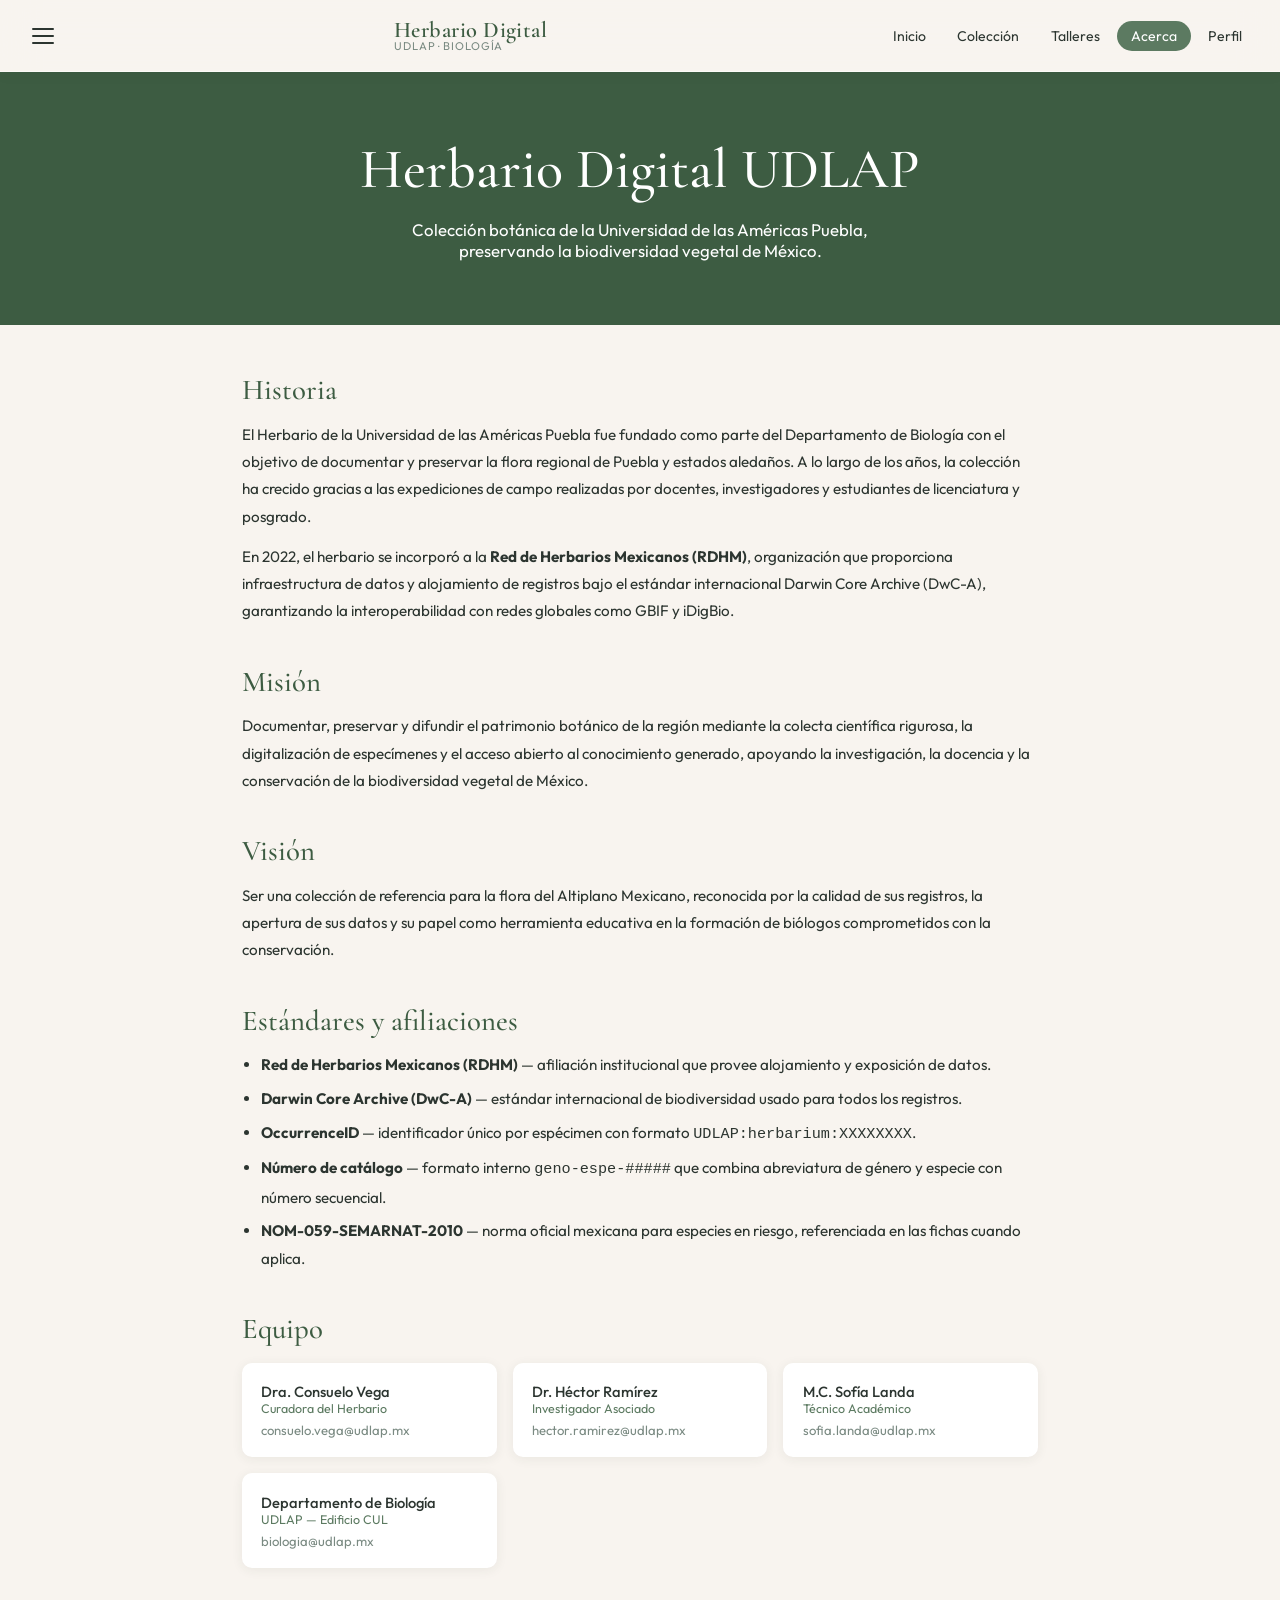
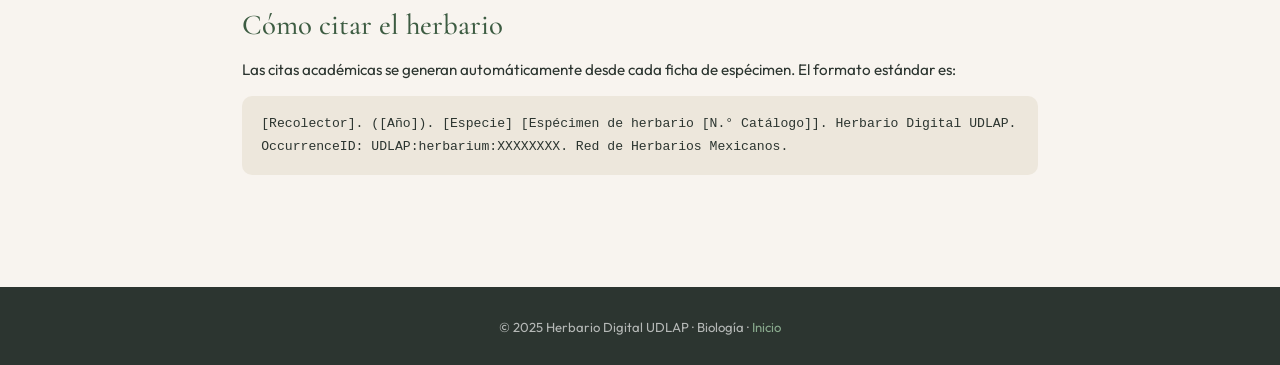
<file: about.html>
<!DOCTYPE html>
<html lang="es">
<head>
  <meta charset="UTF-8" />
  <meta name="viewport" content="width=device-width, initial-scale=1.0" />
  <title>Acerca del Herbario — UDLAP</title>
  <link rel="stylesheet" href="css/styles.css" />
</head>

<body data-page="about">

  <!-- header.js lo inyecta aquí -->

  <main>

    <div class="about-hero">
      <h1 class="animate-in">Herbario Digital UDLAP</h1>
      <p class="animate-in delay-1">
        Colección botánica de la Universidad de las Américas Puebla,<br>
        preservando la biodiversidad vegetal de México.
      </p>
    </div>

    <div class="about-content">

      <div class="about-section animate-in">
        <h2>Historia</h2>
        <p>
          El Herbario de la Universidad de las Américas Puebla fue fundado como parte del
          Departamento de Biología con el objetivo de documentar y preservar la flora regional
          de Puebla y estados aledaños. A lo largo de los años, la colección ha crecido gracias
          a las expediciones de campo realizadas por docentes, investigadores y estudiantes de
          licenciatura y posgrado.
        </p>
        <p style="margin-top:0.8rem;">
          En 2022, el herbario se incorporó a la
          <strong>Red de Herbarios Mexicanos (RDHM)</strong>, organización que proporciona
          infraestructura de datos y alojamiento de registros bajo el estándar internacional
          Darwin Core Archive (DwC-A), garantizando la interoperabilidad con redes globales
          como GBIF y iDigBio.
        </p>
      </div>

      <div class="about-section animate-in delay-1">
        <h2>Misión</h2>
        <p>
          Documentar, preservar y difundir el patrimonio botánico de la región mediante la
          colecta científica rigurosa, la digitalización de especímenes y el acceso abierto
          al conocimiento generado, apoyando la investigación, la docencia y la conservación
          de la biodiversidad vegetal de México.
        </p>
      </div>

      <div class="about-section animate-in delay-2">
        <h2>Visión</h2>
        <p>
          Ser una colección de referencia para la flora del Altiplano Mexicano, reconocida por
          la calidad de sus registros, la apertura de sus datos y su papel como herramienta
          educativa en la formación de biólogos comprometidos con la conservación.
        </p>
      </div>

      <div class="about-section animate-in">
        <h2>Estándares y afiliaciones</h2>
        <ul>
          <li>
            <strong>Red de Herbarios Mexicanos (RDHM)</strong> — afiliación institucional que
            provee alojamiento y exposición de datos.
          </li>
          <li>
            <strong>Darwin Core Archive (DwC-A)</strong> — estándar internacional de
            biodiversidad usado para todos los registros.
          </li>
          <li>
            <strong>OccurrenceID</strong> — identificador único por espécimen con formato
            <code>UDLAP:herbarium:XXXXXXXX</code>.
          </li>
          <li>
            <strong>Número de catálogo</strong> — formato interno
            <code>geno-espe-#####</code> que combina abreviatura de género y especie con
            número secuencial.
          </li>
          <li>
            <strong>NOM-059-SEMARNAT-2010</strong> — norma oficial mexicana para especies
            en riesgo, referenciada en las fichas cuando aplica.
          </li>
        </ul>
      </div>

      <div class="about-section animate-in delay-1">
        <h2>Equipo</h2>
        <div class="contact-grid">
          <div class="contact-card">
            <div class="contact-name">Dra. Consuelo Vega</div>
            <div class="contact-role">Curadora del Herbario</div>
            <div class="contact-email">consuelo.vega@udlap.mx</div>
          </div>
          <div class="contact-card">
            <div class="contact-name">Dr. Héctor Ramírez</div>
            <div class="contact-role">Investigador Asociado</div>
            <div class="contact-email">hector.ramirez@udlap.mx</div>
          </div>
          <div class="contact-card">
            <div class="contact-name">M.C. Sofía Landa</div>
            <div class="contact-role">Técnico Académico</div>
            <div class="contact-email">sofia.landa@udlap.mx</div>
          </div>
          <div class="contact-card">
            <div class="contact-name">Departamento de Biología</div>
            <div class="contact-role">UDLAP — Edificio CUL</div>
            <div class="contact-email">biologia@udlap.mx</div>
          </div>
        </div>
      </div>

      <div class="about-section animate-in delay-2">
        <h2>Cómo citar el herbario</h2>
        <p>
          Las citas académicas se generan automáticamente desde cada ficha de espécimen.
          El formato estándar es:
        </p>
        <div style="background:var(--cream-dark);padding:1rem 1.2rem;border-radius:var(--radius-sm);
                    margin-top:0.8rem;font-family:'Courier New',monospace;font-size:0.82rem;
                    line-height:1.8;color:var(--charcoal);">
          [Recolector]. ([Año]). [Especie] [Espécimen de herbario [N.° Catálogo]].
          Herbario Digital UDLAP. OccurrenceID: UDLAP:herbarium:XXXXXXXX.
          Red de Herbarios Mexicanos.
        </div>
      </div>

    </div>
  </main>

  <footer>
    <p>© 2025 Herbario Digital UDLAP · Biología · <a href="index.html">Inicio</a></p>
  </footer>

  <script src="js/mock-database.js"></script>
  <script src="js/db.js"></script>
  <script src="js/header.js"></script>

</body>
</html>
</file>
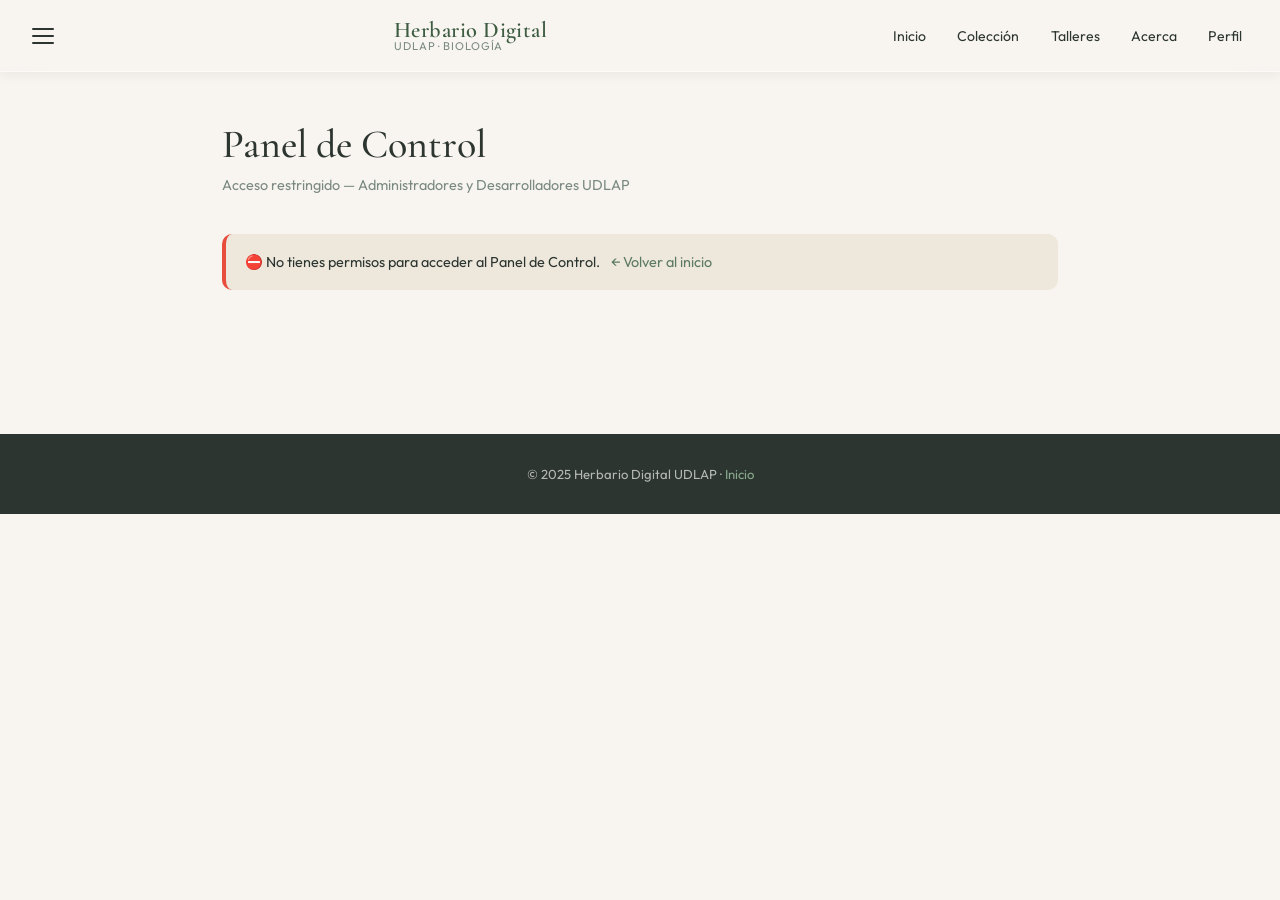
<file: admin.html>
<!DOCTYPE html>
<html lang="es">
<head>
  <meta charset="UTF-8" />
  <meta name="viewport" content="width=device-width, initial-scale=1.0" />
  <title>Panel de Control — Herbario UDLAP</title>
  <link rel="stylesheet" href="css/styles.css" />
</head>

<body data-page="admin">

  <!-- header.js lo inyecta aquí -->

  <main>
    <div class="admin-layout">

      <h1 class="admin-title animate-in">Panel de Control</h1>
      <p class="admin-subtitle animate-in delay-1">
        Acceso restringido — Administradores y Desarrolladores UDLAP
      </p>

      <!-- Aviso de acceso no autorizado (oculto por defecto) -->
      <div id="access-denied" style="display:none;background:var(--cream-dark);
           border-left:4px solid #e74c3c;padding:1.2rem;border-radius:var(--radius-sm);
           margin-bottom:2rem;font-size:0.9rem;color:var(--charcoal);">
        ⛔ No tienes permisos para acceder al Panel de Control.
        <a href="index.html" style="color:var(--sage);margin-left:8px;">← Volver al inicio</a>
      </div>

      <!-- Contenido del panel (visible tras verificar permisos) -->
      <div id="panel-content" style="display:none;">

        <div class="admin-grid">

          <!-- 1. Registro nuevo -->
          <div class="admin-btn-card animate-in" id="btn-registro">
            <span class="admin-card-icon">🌱</span>
            <span class="admin-card-label">Registro Nuevo</span>
            <span class="admin-card-desc">
              Registra una nueva muestra. Genera automáticamente el N.° de catálogo
              y el OccurrenceID en formato UDLAP.
            </span>
          </div>

          <!-- 2. Consultar base de datos -->
          <div class="admin-btn-card animate-in delay-1" id="btn-consultar">
            <span class="admin-card-icon">📊</span>
            <span class="admin-card-label">Consultar Base de Datos</span>
            <span class="admin-card-desc">
              Vista completa de todos los registros en tabla, con buscador y exportación.
            </span>
          </div>

          <!-- 3. Editar en RDHM -->
          <div class="admin-btn-card animate-in delay-2" id="btn-editar">
            <span class="admin-card-icon">✏️</span>
            <span class="admin-card-label">Editar Base de Datos</span>
            <span class="admin-card-desc">
              Redirige al portal RDHM con autenticación automática en segundo plano.
            </span>
          </div>

          <!-- 4. Portal RDHM -->
          <div class="admin-btn-card animate-in delay-3" id="btn-rdhm">
            <span class="admin-card-icon">🌐</span>
            <span class="admin-card-label">Portal RDHM</span>
            <span class="admin-card-desc">
              Accede al portal completo de la Red de Herbarios Mexicanos.
            </span>
          </div>

          <!-- 5. Salir -->
          <div class="admin-btn-card admin-card-exit animate-in" id="btn-salir">
            <span class="admin-card-icon">←</span>
            <span class="admin-card-label">Salir del Panel</span>
          </div>

        </div>

        <!-- ── Vista tabla de base de datos ───────────── -->
        <div id="db-table-view" style="display:none;margin-top:2.5rem;">
          <div style="display:flex;align-items:center;gap:1rem;margin-bottom:1rem;flex-wrap:wrap;">
            <h3 style="font-family:var(--font-serif);font-size:1.5rem;">Base de Datos</h3>
            <button class="btn-secondary" id="close-table-btn" style="margin-left:auto;">✕ Cerrar</button>
          </div>
          <div class="db-table-wrap">
            <table id="db-table">
              <thead>
                <tr>
                  <th>N.° Catálogo</th>
                  <th>Nombre Común</th>
                  <th>Especie</th>
                  <th>Familia</th>
                  <th>Estado</th>
                  <th>Recolector</th>
                  <th>Fecha</th>
                  <th>OccurrenceID</th>
                  <th>Citas</th>
                </tr>
              </thead>
              <tbody id="db-tbody"></tbody>
            </table>
          </div>
        </div>

      </div>
    </div>
  </main>

  <!-- Modal: Registro Nuevo ─────────────────────────────── -->
  <div class="modal-overlay" id="registro-modal">
    <div class="modal-box">
      <h3 class="modal-title">🌱 Registro Nuevo</h3>

      <div style="background:var(--cream);border-radius:var(--radius-sm);padding:0.8rem 1rem;
                  margin-bottom:1.2rem;font-size:0.82rem;color:var(--muted);">
        Los campos <strong>N.° Catálogo</strong> y <strong>OccurrenceID</strong> se
        generan automáticamente al guardar.
      </div>

      <div class="form-grid">
        <div class="form-group">
          <label class="form-label">Nombre Común *</label>
          <input type="text" class="form-input" id="f-nombreComun" placeholder="Ej: Girasol">
        </div>
        <div class="form-group">
          <label class="form-label">Género *</label>
          <input type="text" class="form-input" id="f-genero" placeholder="Ej: Helianthus">
        </div>
        <div class="form-group">
          <label class="form-label">Especie (epíteto) *</label>
          <input type="text" class="form-input" id="f-especie" placeholder="Ej: Helianthus annuus">
        </div>
        <div class="form-group">
          <label class="form-label">Familia *</label>
          <input type="text" class="form-input" id="f-familia" placeholder="Ej: Asteraceae">
        </div>
        <div class="form-group">
          <label class="form-label">Recolector</label>
          <input type="text" class="form-input" id="f-recolector" placeholder="Nombre del recolector">
        </div>
        <div class="form-group">
          <label class="form-label">Fecha de recolecta</label>
          <input type="date" class="form-input" id="f-fechaRecolecta">
        </div>
        <div class="form-group">
          <label class="form-label">Localidad</label>
          <input type="text" class="form-input" id="f-lugarRecolecta" placeholder="Nombre del sitio">
        </div>
        <div class="form-group">
          <label class="form-label">Municipio</label>
          <input type="text" class="form-input" id="f-municipio">
        </div>
        <div class="form-group">
          <label class="form-label">Estado</label>
          <input type="text" class="form-input" id="f-estadoMX" placeholder="Puebla">
        </div>
        <div class="form-group">
          <label class="form-label">Altitud (msnm)</label>
          <input type="text" class="form-input" id="f-altitud" placeholder="Ej: 2100 msnm">
        </div>
        <div class="form-group full">
          <label class="form-label">Hábitat</label>
          <input type="text" class="form-input" id="f-habitat" placeholder="Descripción del hábitat">
        </div>
        <div class="form-group full">
          <label class="form-label">Notas del recolector</label>
          <textarea class="form-textarea" id="f-notas" placeholder="Observaciones adicionales…"></textarea>
        </div>
        <div class="form-group full">
          <label class="form-label">URL de imagen</label>
          <input type="url" class="form-input" id="f-imageURL" placeholder="https://…">
        </div>
      </div>

      <!-- IDs generados (preview) -->
      <div style="margin-top:1.2rem;display:flex;flex-direction:column;gap:8px;">
        <div>
          <span class="form-label">N.° Catálogo generado:</span>
          <div class="form-generated" id="preview-catalogo">— ingresa género y especie —</div>
        </div>
        <div>
          <span class="form-label">OccurrenceID generado:</span>
          <div class="form-generated" id="preview-occurrence">— se genera al guardar —</div>
        </div>
      </div>

      <div class="modal-actions">
        <button class="btn-secondary" id="registro-cancel-btn">Cancelar</button>
        <button class="btn-primary"   id="registro-save-btn">💾 Guardar registro</button>
      </div>
    </div>
  </div>

  <footer>
    <p>© 2025 Herbario Digital UDLAP · <a href="index.html">Inicio</a></p>
  </footer>

  <script src="js/mock-database.js"></script>
  <script src="js/db.js"></script>
  <script src="js/header.js"></script>
  <script>
    /* ── admin.js ────────────────────────────────────────── */
    document.addEventListener("DOMContentLoaded", async () => {
      // Verificar permisos
      const rol = await getUserRole();
      if (rol !== "admin" && rol !== "developer") {
        document.getElementById("access-denied").style.display = "block";
        return;
      }
      document.getElementById("panel-content").style.display = "block";

      initAdminButtons();
      initRegistroModal();
    });

    function initAdminButtons() {
      // 1. Registro nuevo
      document.getElementById("btn-registro").addEventListener("click", () => {
        abrirRegistroModal();
      });

      // 2. Consultar BD
      document.getElementById("btn-consultar").addEventListener("click", async () => {
        await cargarTabla();
        document.getElementById("db-table-view").style.display = "block";
        document.getElementById("db-table-view").scrollIntoView({ behavior: "smooth" });
      });
      document.getElementById("close-table-btn").addEventListener("click", () => {
        document.getElementById("db-table-view").style.display = "none";
      });

      // 3. Editar en RDHM
      document.getElementById("btn-editar").addEventListener("click", async () => {
        const confirmar = confirm(
          "Se abrirá el portal RDHM en modo edición.\n" +
          "La autenticación se realizará automáticamente en segundo plano."
        );
        if (confirmar) await abrirRDHM("edit");
      });

      // 4. Portal RDHM
      document.getElementById("btn-rdhm").addEventListener("click", async () => {
        await abrirRDHM("home");
      });

      // 5. Salir
      document.getElementById("btn-salir").addEventListener("click", () => {
        window.location.href = "index.html";
      });
    }

    /* ── Modal de registro ────────────────────────────────── */
    function abrirRegistroModal() {
      // Generar preview de OccurrenceID
      document.getElementById("preview-occurrence").textContent = generarOccurrenceID();
      updateCatalogoPreview();
      document.getElementById("registro-modal").classList.add("open");
    }

    function updateCatalogoPreview() {
      const genero  = document.getElementById("f-genero").value.trim();
      const especie = document.getElementById("f-especie").value.trim();
      if (genero && especie) {
        const epiteto = especie.includes(" ") ? especie.split(" ")[1] : especie;
        const num = PLANTAS_MOCK.length + 1;
        document.getElementById("preview-catalogo").textContent =
          generarNumCatalogo(genero, epiteto, num);
      } else {
        document.getElementById("preview-catalogo").textContent = "— ingresa género y especie —";
      }
    }

    function initRegistroModal() {
      const modal = document.getElementById("registro-modal");

      // Actualizar preview en tiempo real
      ["f-genero", "f-especie"].forEach(id => {
        document.getElementById(id).addEventListener("input", updateCatalogoPreview);
      });

      document.getElementById("registro-cancel-btn").addEventListener("click", () => {
        modal.classList.remove("open");
      });

      modal.addEventListener("click", e => {
        if (e.target === modal) modal.classList.remove("open");
      });

      document.getElementById("registro-save-btn").addEventListener("click", async () => {
        const datos = {
          nombreComun:   document.getElementById("f-nombreComun").value.trim(),
          genero:        document.getElementById("f-genero").value.trim(),
          especie:       document.getElementById("f-especie").value.trim(),
          familia:       document.getElementById("f-familia").value.trim(),
          recolector:    document.getElementById("f-recolector").value.trim(),
          fechaRecolecta:document.getElementById("f-fechaRecolecta").value,
          lugarRecolecta:document.getElementById("f-lugarRecolecta").value.trim(),
          municipio:     document.getElementById("f-municipio").value.trim(),
          estadoMX:      document.getElementById("f-estadoMX").value.trim(),
          pais:          "México",
          altitud:       document.getElementById("f-altitud").value.trim(),
          habitat:       document.getElementById("f-habitat").value.trim(),
          notas:         document.getElementById("f-notas").value.trim(),
          imageURL:      document.getElementById("f-imageURL").value.trim()
        };

        if (!datos.nombreComun || !datos.genero || !datos.especie || !datos.familia) {
          alert("Por favor completa los campos obligatorios: Nombre Común, Género, Especie y Familia.");
          return;
        }

        const btn = document.getElementById("registro-save-btn");
        btn.textContent = "Guardando…";
        btn.disabled = true;

        try {
          const { occurrenceID, numCatalogo } = await registrarEspecimen(datos);
          modal.classList.remove("open");
          alert(
            `✅ Espécimen registrado exitosamente.\n\n` +
            `N.° Catálogo: ${numCatalogo}\n` +
            `OccurrenceID: ${occurrenceID}`
          );
          // Limpiar formulario
          modal.querySelectorAll("input, textarea").forEach(el => el.value = "");
        } catch (err) {
          alert("Error al guardar: " + err.message);
        } finally {
          btn.textContent = "💾 Guardar registro";
          btn.disabled = false;
        }
      });
    }

    /* ── Tabla de base de datos ────────────────────────── */
    async function cargarTabla() {
      const especimenes = await getSpecimens(500);
      const tbody = document.getElementById("db-tbody");
      tbody.innerHTML = especimenes.map(p => `
        <tr>
          <td style="font-family:'Courier New',monospace;font-size:0.78rem;">${p.numCatalogo}</td>
          <td>${p.nombreComun}</td>
          <td><em>${p.especie}</em></td>
          <td>${p.familia}</td>
          <td>${p.estadoMX || "—"}</td>
          <td>${p.recolector}</td>
          <td>${p.fechaRecolecta || "—"}</td>
          <td style="font-family:'Courier New',monospace;font-size:0.72rem;">${p.occurrenceID}</td>
          <td style="text-align:center;">${p.citasCount || 0}</td>
        </tr>`).join("");
    }
  </script>

</body>
</html>
</file>
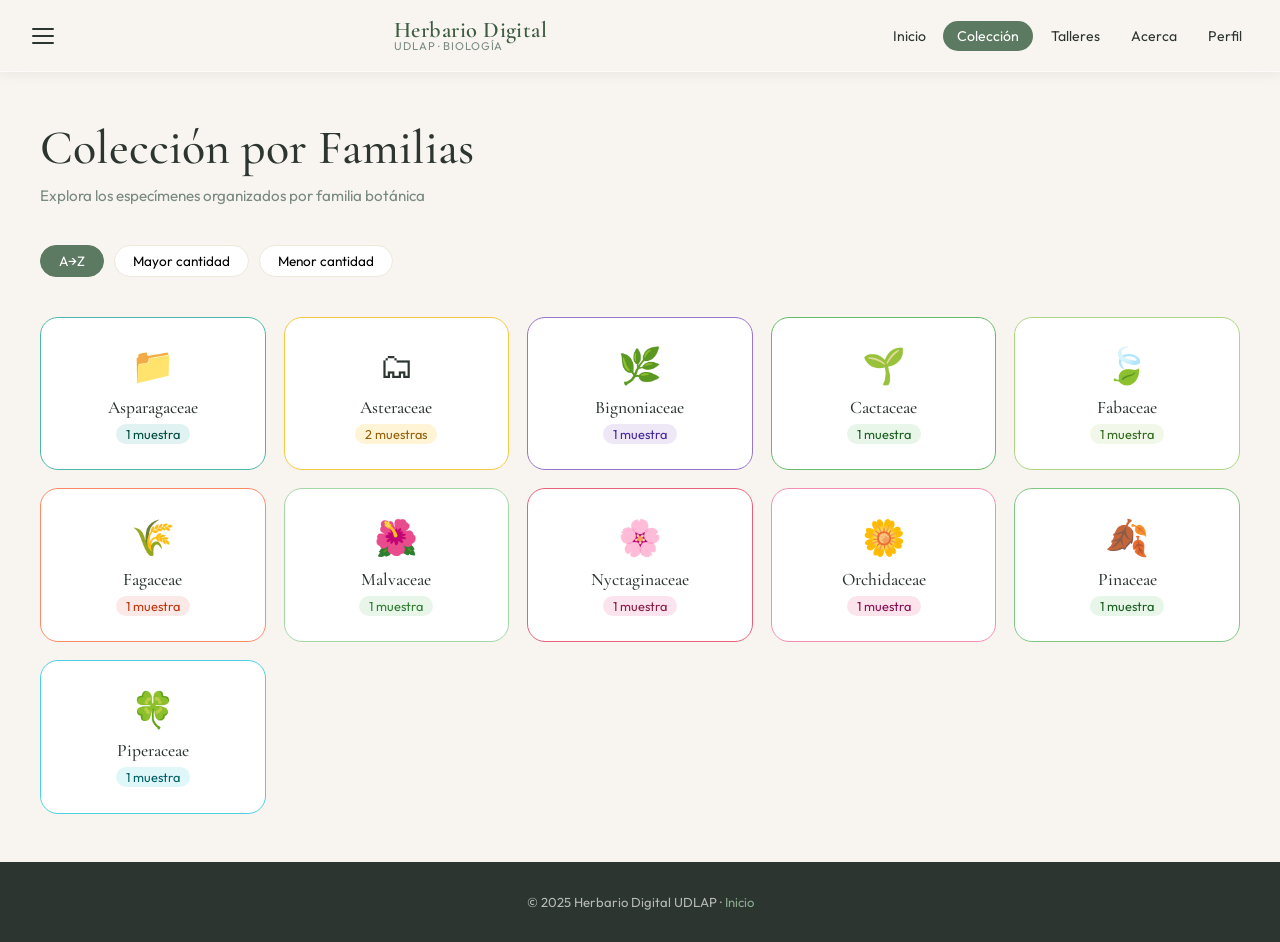
<file: collection.html>
<!DOCTYPE html>
<html lang="es">
<head>
  <meta charset="UTF-8" />
  <meta name="viewport" content="width=device-width, initial-scale=1.0" />
  <title>Colección — Herbario UDLAP</title>
  <link rel="stylesheet" href="css/styles.css" />
</head>

<body data-page="collection">

  <!-- header.js lo inyecta aquí -->

  <main>

    <section class="collection-hero animate-in">
      <h1>Colección por Familias</h1>
      <p style="color:var(--muted);margin-top:0.5rem;font-size:0.95rem;">
        Explora los especímenes organizados por familia botánica
      </p>
    </section>

    <!-- Barra de ordenamiento -->
    <div class="sort-bar animate-in delay-1">
      <button class="sort-btn active" id="sort-alpha">A→Z</button>
      <button class="sort-btn" id="sort-count">Mayor cantidad</button>
      <button class="sort-btn" id="sort-count-asc">Menor cantidad</button>
    </div>

    <!-- Grid de familias (ficheros) -->
    <div id="families-grid" class="families-grid"></div>

    <!-- Vista de muestras dentro de una familia -->
    <div id="family-specimens-view" style="display:none;">
      <div style="padding:1rem 2.5rem;max-width:1320px;margin:0 auto;display:flex;align-items:center;gap:1rem;">
        <button id="back-to-families" class="btn-secondary">← Volver a familias</button>
        <h2 id="family-view-title" style="font-family:var(--font-serif);font-size:1.6rem;"></h2>
      </div>
      <p id="results-info" class="results-info"></p>
      <div id="cards-grid" class="pinterest-grid"></div>
      <div id="empty-state" class="empty-state" style="display:none;">
        <div class="empty-state-icon">🌿</div>
        <p>No hay muestras en esta familia.</p>
      </div>
    </div>

  </main>

  <footer>
    <p>© 2025 Herbario Digital UDLAP · <a href="index.html">Inicio</a></p>
  </footer>

  <script src="js/mock-database.js"></script>
  <script src="js/db.js"></script>
  <script src="js/header.js"></script>
  <script src="js/cards.js"></script>
  <script>
    /* ── collection.js ─────────────────────────────────────── */
    let _allSpecimens = [];
    let _sortMode = "alpha";

    document.addEventListener("DOMContentLoaded", async () => {
      _allSpecimens = await getSpecimens();
      renderFamilias();

      document.getElementById("sort-alpha").addEventListener("click", () => setSortMode("alpha"));
      document.getElementById("sort-count").addEventListener("click", () => setSortMode("count-desc"));
      document.getElementById("sort-count-asc").addEventListener("click", () => setSortMode("count-asc"));

      document.getElementById("back-to-families").addEventListener("click", volverAFamilias);

      // Si viene ?family=X en la URL, abrir directamente
      const params = new URLSearchParams(window.location.search);
      const familyParam = params.get("family");
      if (familyParam) abrirFamilia(familyParam);
    });

    function setSortMode(mode) {
      _sortMode = mode;
      document.querySelectorAll(".sort-btn").forEach(b => b.classList.remove("active"));
      document.getElementById(
        mode === "alpha" ? "sort-alpha" :
        mode === "count-desc" ? "sort-count" : "sort-count-asc"
      ).classList.add("active");
      renderFamilias();
    }

    function renderFamilias() {
      const grid = document.getElementById("families-grid");

      // Agrupar por familia
      const familiaMap = {};
      _allSpecimens.forEach(p => {
        if (!familiaMap[p.familia]) familiaMap[p.familia] = 0;
        familiaMap[p.familia]++;
      });

      let familias = Object.entries(familiaMap).map(([nombre, count]) => ({ nombre, count }));

      // Ordenar
      if (_sortMode === "alpha") {
        familias.sort((a, b) => a.nombre.localeCompare(b.nombre, "es"));
      } else if (_sortMode === "count-desc") {
        familias.sort((a, b) => b.count - a.count);
      } else {
        familias.sort((a, b) => a.count - b.count);
      }

      const iconos = ["📁","🗂","🌿","🌱","🍃","🌾","🌺","🌸","🌼","🍂","🍀","🌳"];

      grid.innerHTML = familias.map((f, i) => {
        const colores = (typeof FAMILIA_COLORES !== "undefined" && FAMILIA_COLORES)
          ? (FAMILIA_COLORES[f.nombre] || FAMILIA_COLORES["_default"])
          : { bg: "#f5f5f5", text: "#424242", border: "#bdbdbd" };

        return `
          <div class="family-folder animate-in"
               style="animation-delay:${Math.min(i*0.04, 0.4)}s;
                      border-color:${colores.border}"
               onclick="abrirFamilia('${f.nombre.replace(/'/g,"\\'")}')">
            <div class="folder-icon">${iconos[i % iconos.length]}</div>
            <div class="folder-name">${f.nombre}</div>
            <div class="folder-count"
                 style="background:${colores.bg};color:${colores.text};
                        display:inline-block;padding:2px 10px;border-radius:20px;margin-top:6px;">
              ${f.count} muestra${f.count !== 1 ? "s" : ""}
            </div>
          </div>`;
      }).join("");
    }

    function abrirFamilia(nombreFamilia) {
      document.getElementById("families-grid").style.display = "none";
      document.querySelector(".sort-bar").style.display = "none";
      document.querySelector(".collection-hero").style.display = "none";
      document.getElementById("family-specimens-view").style.display = "block";
      document.getElementById("family-view-title").textContent = nombreFamilia;

      const especimenes = _allSpecimens.filter(p => p.familia === nombreFamilia);
      const sorted = [...especimenes].sort((a, b) =>
        (a.nombreComun || "").localeCompare(b.nombreComun || "", "es")
      );
      renderizarGrid(sorted);
    }

    function volverAFamilias() {
      document.getElementById("families-grid").style.display = "grid";
      document.querySelector(".sort-bar").style.display = "flex";
      document.querySelector(".collection-hero").style.display = "block";
      document.getElementById("family-specimens-view").style.display = "none";
      // Limpiar URL
      history.replaceState(null, "", window.location.pathname);
    }
  </script>

</body>
</html>
</file>
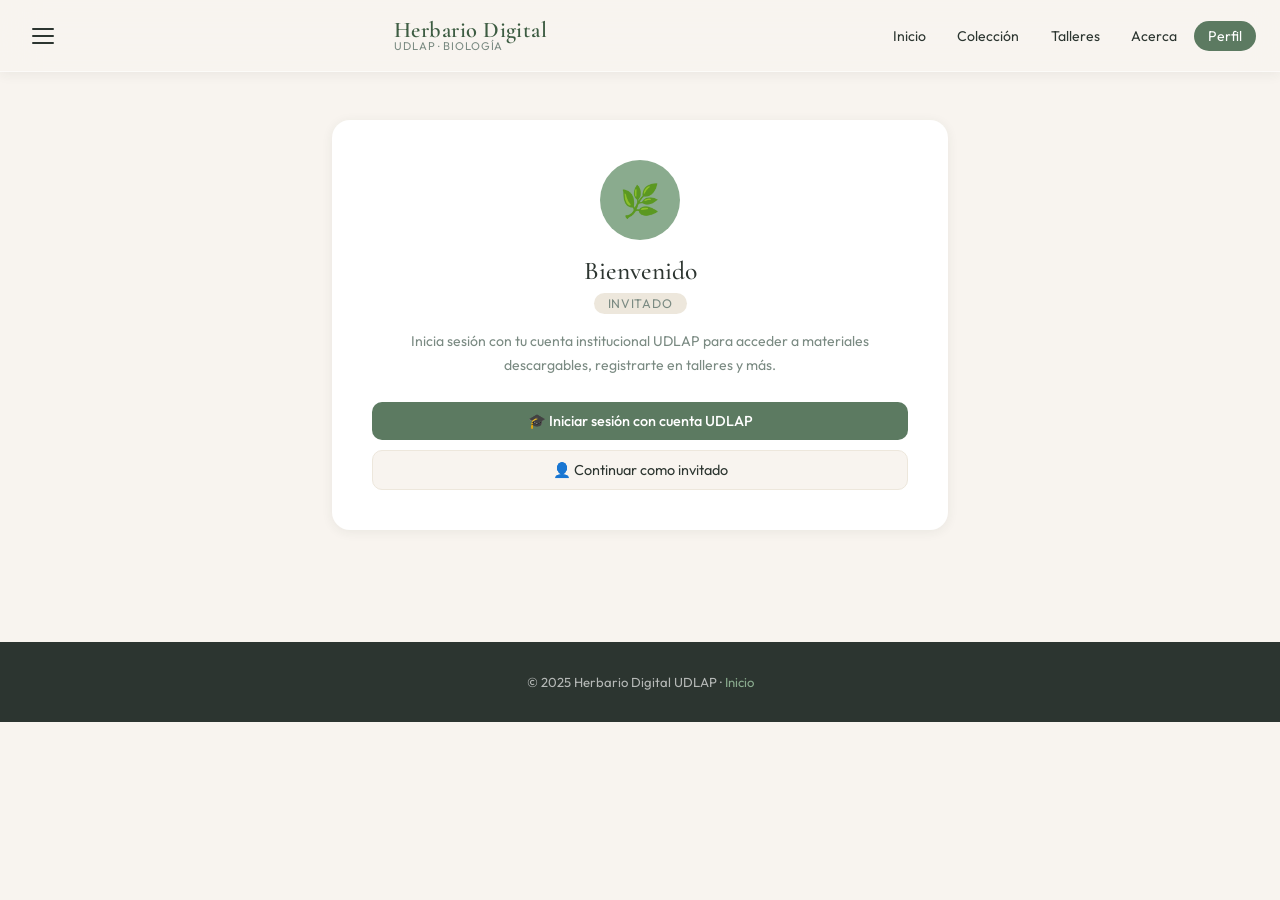
<file: profile.html>
<!DOCTYPE html>
<html lang="es">
<head>
  <meta charset="UTF-8" />
  <meta name="viewport" content="width=device-width, initial-scale=1.0" />
  <title>Perfil — Herbario UDLAP</title>
  <link rel="stylesheet" href="css/styles.css" />
</head>

<body data-page="profile">

  <!-- header.js lo inyecta aquí -->

  <main>
    <div class="profile-section">

      <!-- ── Estado: sin sesión ───────────────────────── -->
      <div id="guest-view" class="animate-in">
        <div class="profile-card">
          <div class="profile-avatar">🌿</div>
          <h2 class="profile-name">Bienvenido</h2>
          <span class="profile-role">Invitado</span>
          <p style="margin-top:1rem;font-size:0.88rem;color:var(--muted);line-height:1.7;">
            Inicia sesión con tu cuenta institucional UDLAP para acceder a materiales
            descargables, registrarte en talleres y más.
          </p>
          <div style="display:flex;flex-direction:column;gap:10px;margin-top:1.5rem;">
            <button class="btn-primary" id="login-btn">
              🎓 Iniciar sesión con cuenta UDLAP
            </button>
            <button class="btn-secondary" id="guest-continue-btn">
              👤 Continuar como invitado
            </button>
          </div>
        </div>
      </div>

      <!-- ── Estado: con sesión ───────────────────────── -->
      <div id="user-view" style="display:none;" class="animate-in">

        <div class="profile-card" id="profile-card-info">
          <div class="profile-avatar" id="user-avatar">👤</div>
          <h2 class="profile-name" id="user-name">—</h2>
          <div style="display:flex;gap:8px;justify-content:center;flex-wrap:wrap;margin-top:0.4rem;">
            <span class="profile-role" id="user-role-badge">—</span>
          </div>
          <p style="font-size:0.82rem;color:var(--muted);margin-top:0.5rem;" id="user-email">—</p>
          <div style="display:flex;gap:10px;margin-top:1.5rem;flex-wrap:wrap;justify-content:center;">
            <button class="btn-secondary" id="logout-btn">Cerrar sesión</button>
            <button class="btn-primary" id="admin-panel-btn" style="display:none;">
              ⚙️ Panel de Control
            </button>
          </div>
        </div>

        <!-- Materiales descargables -->
        <div id="materials-section" style="margin-top:2rem;display:none;">
          <h3 style="font-family:var(--font-serif);font-size:1.5rem;margin-bottom:0.8rem;">
            📚 Materiales de estudio
          </h3>
          <div id="materials-grid" class="materials-grid"></div>
        </div>

      </div>

    </div>
  </main>

  <footer>
    <p>© 2025 Herbario Digital UDLAP · <a href="index.html">Inicio</a></p>
  </footer>

  <script src="js/mock-database.js"></script>
  <script src="js/db.js"></script>
  <script src="js/header.js"></script>
  <script>
    /* ── profile.js ──────────────────────────────────────── */
    document.addEventListener("DOMContentLoaded", () => {

      // Escuchar estado de sesión
      onSession(async (user) => {
        if (user) {
          await mostrarSesionIniciada(user);
        } else {
          mostrarSinSesion();
        }
      });

      // Botones
      document.getElementById("login-btn").addEventListener("click", async () => {
        try {
          const user = await loginConGoogle();
          await mostrarSesionIniciada(user);
        } catch (err) {
          alert("Error al iniciar sesión: " + err.message);
        }
      });

      document.getElementById("guest-continue-btn").addEventListener("click", () => {
        alert("Continuando como invitado. Puedes explorar la colección libremente.");
        window.location.href = "index.html";
      });

      document.getElementById("logout-btn").addEventListener("click", async () => {
        await logout();
        mostrarSinSesion();
      });

      document.getElementById("admin-panel-btn").addEventListener("click", () => {
        window.location.href = "admin.html";
      });
    });

    async function mostrarSesionIniciada(user) {
      document.getElementById("guest-view").style.display = "none";
      document.getElementById("user-view").style.display = "block";

      // Datos del usuario
      document.getElementById("user-name").textContent  = user.nombre || user.displayName || "Usuario";
      document.getElementById("user-email").textContent = user.email || "";

      const rol = await getUserRole(user.uid);
      const rolLabels = { admin: "Administrador", developer: "Desarrollador", user: "Estudiante" };
      document.getElementById("user-role-badge").textContent = rolLabels[rol] || "Invitado";

      // Emoji del avatar según rol
      const avatarEmojis = { admin: "🔬", developer: "⚙️", user: "🎓" };
      document.getElementById("user-avatar").textContent = avatarEmojis[rol] || "👤";

      // Mostrar botón admin si tiene permisos
      if (rol === "admin" || rol === "developer") {
        document.getElementById("admin-panel-btn").style.display = "inline-block";
      }

      // Cargar materiales
      await cargarMateriales();
    }

    function mostrarSinSesion() {
      document.getElementById("guest-view").style.display = "block";
      document.getElementById("user-view").style.display = "none";
    }

    async function cargarMateriales() {
      const materialesSection = document.getElementById("materials-section");
      const grid = document.getElementById("materials-grid");
      materialesSection.style.display = "block";

      const materiales = await getMateriales();
      const iconos = { PDF: "📄", XLSX: "📊", DOCX: "📝", IMG: "🖼" };

      grid.innerHTML = materiales.map(m => `
        <div class="material-card" onclick="descargarMaterial('${m.url}', '${m.titulo.replace(/'/g,"\\'")}')">
          <div class="material-icon">${iconos[m.tipo] || "📄"}</div>
          <div>
            <div class="material-title">${m.titulo}</div>
            <div class="material-desc">${m.descripcion}</div>
            <div style="font-size:0.72rem;color:var(--sage);margin-top:4px;">${m.tipo} · ${m.fecha}</div>
          </div>
        </div>`).join("");
    }

    function descargarMaterial(url, titulo) {
      if (url === "#") {
        alert(`El material "${titulo}" estará disponible próximamente.`);
        return;
      }
      window.open(url, "_blank");
    }
  </script>

</body>
</html>
</file>
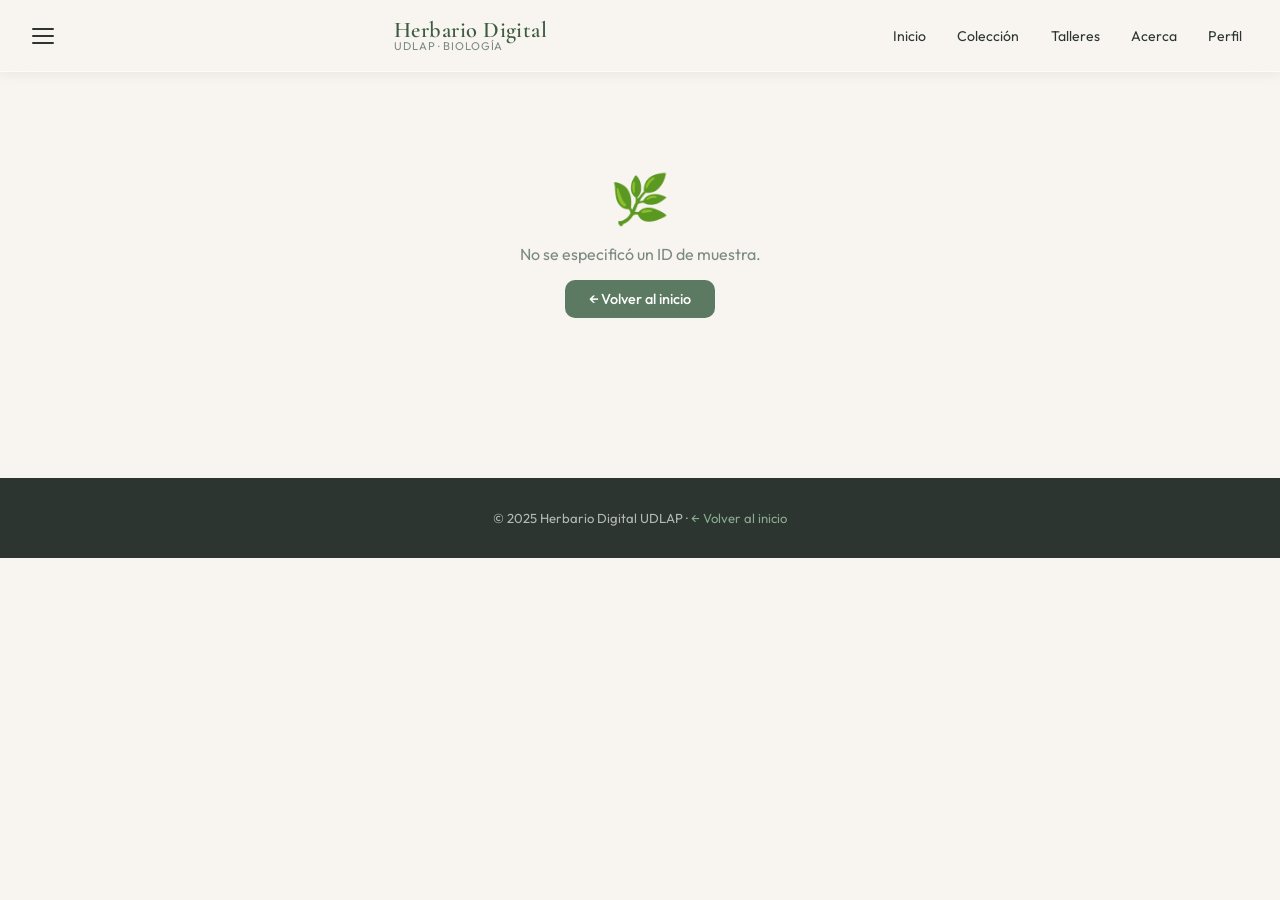
<file: sample.html>
<!DOCTYPE html>
<html lang="es">
<head>
  <meta charset="UTF-8" />
  <meta name="viewport" content="width=device-width, initial-scale=1.0" />
  <title>Ficha de Muestra — Herbario UDLAP</title>
  <link rel="stylesheet" href="css/styles.css" />
</head>

<body data-page="">

  <!-- header.js lo inyecta aquí -->

  <main>
    <div class="sample-layout" id="sample-layout">
      <!-- Contenido inyectado por sample.js -->
      <div style="grid-column:1/-1;text-align:center;padding:4rem;color:var(--muted);">
        🌿 Cargando ficha…
      </div>
    </div>
  </main>

  <!-- Popup de cita -->
  <div class="popup-overlay" id="citation-popup">
    <div class="popup-box">
      <h3 class="popup-title">📋 Cita Académica</h3>
      <div class="citation-text" id="citation-text"></div>
      <div class="popup-actions">
        <button class="btn-secondary" id="popup-close-btn">Cerrar</button>
        <button class="btn-primary"   id="popup-copy-btn">📋 Copiar</button>
      </div>
    </div>
  </div>

  <footer>
    <p>© 2025 Herbario Digital UDLAP ·
       <a href="index.html">← Volver al inicio</a>
    </p>
  </footer>

  <script src="js/mock-database.js"></script>
  <script src="js/db.js"></script>
  <script src="js/header.js"></script>
  <script>
    /* ── sample.js — Ficha de espécimen ─────────────────── */
    document.addEventListener("DOMContentLoaded", async () => {
      const params = new URLSearchParams(window.location.search);
      const id = params.get("id");

      if (!id) {
        mostrarError("No se especificó un ID de muestra.");
        return;
      }

      const planta = await getSpecimenById(decodeURIComponent(id));
      if (!planta) {
        mostrarError("No se encontró la muestra con ID: " + id);
        return;
      }

      // Título de la pestaña
      document.title = `${planta.especie} — Herbario UDLAP`;

      renderSample(planta);
      initCitationPopup(planta);
    });

    function renderSample(p) {
      const layout = document.getElementById("sample-layout");
      const colores = (typeof FAMILIA_COLORES !== "undefined" && FAMILIA_COLORES)
        ? (FAMILIA_COLORES[p.familia] || FAMILIA_COLORES["_default"])
        : { bg: "#f5f5f5", text: "#424242", border: "#bdbdbd" };

      const conservacion = {
        "LC": "🟢 Preocupación menor",
        "NT": "🟡 Casi amenazada",
        "VU": "🟠 Vulnerable",
        "EN": "🔴 En peligro",
        "PR": "🟣 Protección especial (NOM-059)"
      };

      layout.innerHTML = `
        <!-- Imagen -->
        <div class="sample-image-wrap animate-in">
          <img src="${p.imageURL || p.imagen || ''}"
               alt="${p.especie}"
               onerror="this.src='https://images.unsplash.com/photo-1542601906897-ecd2f72ddefb?w=800&q=80'">
          <div class="sample-actions">
            <button class="btn-primary"   id="download-btn">⬇ Descargar imagen</button>
            <button class="btn-secondary" id="cite-btn">📋 Generar cita</button>
          </div>
        </div>

        <!-- Información -->
        <div class="sample-info animate-in delay-1">

          <div class="sample-name-block">
            <h1>${p.nombreComun}</h1>
            <div class="sci-name">${p.especie}</div>
            <span class="card-family-badge" style="background:${colores.bg};color:${colores.text};border:1px solid ${colores.border};display:inline-block;margin-top:0.6rem;">
              ${p.familia}
            </span>
          </div>

          <div class="citas-badge">
            📖 Citada <strong>${p.citasCount || 0}</strong> vez${(p.citasCount || 0) !== 1 ? "es" : ""}
          </div>

          <hr style="border:none;border-top:1px solid var(--cream-dark);">

          <div class="data-table">
            <span class="data-label">N.° Catálogo</span>
            <span class="data-value" style="font-family:'Courier New',monospace;">${p.numCatalogo}</span>

            <span class="data-label">OccurrenceID</span>
            <span class="data-value" style="font-family:'Courier New',monospace;font-size:0.78rem;">${p.occurrenceID}</span>

            <span class="data-label">Género</span>
            <span class="data-value">${p.genero}</span>

            <span class="data-label">Familia</span>
            <span class="data-value">${p.familia}</span>

            <span class="data-label">Orden</span>
            <span class="data-value">${p.orden || "—"}</span>

            <span class="data-label">Clase</span>
            <span class="data-value">${p.clase || "—"}</span>

            <span class="data-label">División</span>
            <span class="data-value">${p.division || "—"}</span>

            <span class="data-label">Recolector</span>
            <span class="data-value">${p.recolector}</span>

            <span class="data-label">Determinador</span>
            <span class="data-value">${p.determinador || p.recolector}</span>

            <span class="data-label">Fecha</span>
            <span class="data-value">${formatFecha(p.fechaRecolecta)}</span>

            <span class="data-label">Localidad</span>
            <span class="data-value">${p.lugarRecolecta}, ${p.municipio}</span>

            <span class="data-label">Estado</span>
            <span class="data-value">${p.estadoMX}, ${p.pais}</span>

            <span class="data-label">Coordenadas</span>
            <span class="data-value">${p.latitud ? `${p.latitud}° N, ${p.longitud}° O` : "—"}</span>

            <span class="data-label">Altitud</span>
            <span class="data-value">${p.altitud || "—"}</span>

            <span class="data-label">Hábitat</span>
            <span class="data-value">${p.habitat || "—"}</span>

            <span class="data-label">Estado conserv.</span>
            <span class="data-value">${conservacion[p.estadoConservacion] || "—"}</span>
          </div>

          ${p.notas ? `
          <div style="background:var(--cream);padding:1rem;border-radius:var(--radius-sm);border-left:3px solid var(--sage-light);">
            <div class="data-label" style="margin-bottom:4px;">Notas del recolector</div>
            <p style="font-size:0.88rem;line-height:1.7;color:var(--charcoal);">${p.notas}</p>
          </div>` : ""}

        </div>`;

      // Botones de acción
      document.getElementById("download-btn").addEventListener("click", () => descargarImagen(p));
      document.getElementById("cite-btn").addEventListener("click", () => mostrarCita(p));
    }

    function initCitationPopup(planta) {
      const overlay = document.getElementById("citation-popup");
      document.getElementById("popup-close-btn").addEventListener("click", cerrarPopup);
      document.getElementById("popup-copy-btn").addEventListener("click", () => {
        const texto = document.getElementById("citation-text").textContent;
        navigator.clipboard.writeText(texto).then(() => {
          const btn = document.getElementById("popup-copy-btn");
          btn.textContent = "✓ Copiado";
          setTimeout(() => { btn.textContent = "📋 Copiar"; }, 2000);
        });
      });
      overlay.addEventListener("click", (e) => { if (e.target === overlay) cerrarPopup(); });
    }

    async function mostrarCita(planta) {
      const texto = generarTextoCita(planta);
      document.getElementById("citation-text").textContent = texto;
      document.getElementById("citation-popup").classList.add("open");
      // Incrementar contador
      await incrementarCita(planta.occurrenceID);
      // Actualizar badge en pantalla
      const badge = document.querySelector(".citas-badge strong");
      if (badge) badge.textContent = parseInt(badge.textContent || "0") + 1;
    }

    function cerrarPopup() {
      document.getElementById("citation-popup").classList.remove("open");
    }

    async function descargarImagen(planta) {
      // Mostrar cita primero
      await mostrarCita(planta);
      // Luego abrir imagen en nueva pestaña para descarga
      const a = document.createElement("a");
      a.href = planta.imageURL || planta.imagen;
      a.download = `${planta.numCatalogo}_${planta.especie.replace(/\s/g, "_")}.jpg`;
      a.target = "_blank";
      a.click();
    }

    function mostrarError(msg) {
      document.getElementById("sample-layout").innerHTML = `
        <div style="grid-column:1/-1;text-align:center;padding:4rem;color:var(--muted);">
          <div style="font-size:3rem;margin-bottom:1rem;">🌿</div>
          <p>${msg}</p>
          <a href="index.html" class="btn-primary" style="display:inline-block;margin-top:1rem;">
            ← Volver al inicio
          </a>
        </div>`;
    }

    function formatFecha(fechaStr) {
      if (!fechaStr) return "—";
      try {
        const [y, m, d] = fechaStr.split("-");
        const meses = ["Ene","Feb","Mar","Abr","May","Jun","Jul","Ago","Sep","Oct","Nov","Dic"];
        return `${parseInt(d)} ${meses[parseInt(m)-1]} ${y}`;
      } catch (_) { return fechaStr; }
    }
  </script>

</body>
</html>
</file>
<file: css/styles.css>
/* ═══════════════════════════════════════════════════════════
   styles.css — Herbario Digital UDLAP
   Fuentes: Cormorant Garamond (serif/display) + Outfit (body)
   Paleta: verde salvia, crema botánico, off-white natural
═══════════════════════════════════════════════════════════ */

@import url('https://fonts.googleapis.com/css2?family=Cormorant+Garamond:ital,wght@0,400;0,500;0,600;1,400;1,500&family=Outfit:wght@300;400;500&display=swap');

/* ── Variables globales ─────────────────────────────────── */
:root {
  --cream:       #f8f4ef;
  --cream-dark:  #ede7dc;
  --sage:        #5c7a61;
  --sage-light:  #8aab8e;
  --sage-dark:   #3d5c42;
  --charcoal:    #2c3530;
  --muted:       #7a8a82;
  --white:       #ffffff;
  --glass-bg:    rgba(248, 244, 239, 0.82);
  --glass-border:rgba(255, 255, 255, 0.55);
  --shadow-sm:   0 2px 12px rgba(44, 53, 48, 0.07);
  --shadow-md:   0 8px 32px rgba(44, 53, 48, 0.10);
  --shadow-lg:   0 20px 60px rgba(44, 53, 48, 0.14);
  --radius:      18px;
  --radius-sm:   10px;
  --font-serif:  'Cormorant Garamond', Georgia, serif;
  --font-body:   'Outfit', system-ui, sans-serif;
  --transition:  0.28s cubic-bezier(0.4, 0, 0.2, 1);
  --header-h:    72px;
}

/* Modo oscuro */
body.dark-mode {
  --cream:       #1a2020;
  --cream-dark:  #141c1c;
  --sage:        #8aab8e;
  --sage-light:  #a8c6ac;
  --sage-dark:   #5c7a61;
  --charcoal:    #e8ede9;
  --muted:       #8fa896;
  --white:       #222e28;
  --glass-bg:    rgba(26, 32, 32, 0.88);
  --glass-border:rgba(255, 255, 255, 0.10);
  --shadow-sm:   0 2px 12px rgba(0,0,0,0.22);
  --shadow-md:   0 8px 32px rgba(0,0,0,0.32);
}

/* ── Reset ──────────────────────────────────────────────── */
*, *::before, *::after { box-sizing: border-box; margin: 0; padding: 0; }
html { scroll-behavior: smooth; }

body {
  font-family: var(--font-body);
  background-color: var(--cream);
  color: var(--charcoal);
  padding-top: var(--header-h);
  transition: background-color 0.4s, color 0.4s;
  min-height: 100vh;
}

/* ── Tipografía base ────────────────────────────────────── */
h1, h2, h3 { font-family: var(--font-serif); font-weight: 500; line-height: 1.2; }
a { color: inherit; text-decoration: none; }
button { cursor: pointer; font-family: var(--font-body); }
img { display: block; max-width: 100%; }

/* ═══════════════════════════════════════════════════════════
   HEADER / NAVEGACIÓN
═══════════════════════════════════════════════════════════ */
header {
  position: fixed;
  top: 0; left: 0; right: 0;
  height: var(--header-h);
  z-index: 1000;
  background: var(--glass-bg);
  backdrop-filter: blur(18px);
  -webkit-backdrop-filter: blur(18px);
  border-bottom: 1px solid var(--glass-border);
  box-shadow: var(--shadow-sm);
  transition: background var(--transition);
}

.header-inner {
  max-width: 1280px;
  margin: 0 auto;
  height: 100%;
  padding: 0 1.5rem;
  display: flex;
  align-items: center;
  justify-content: space-between;
  gap: 1rem;
}

/* Logo */
.logo { display: flex; flex-direction: column; line-height: 1; }
.logo-title {
  font-family: var(--font-serif);
  font-size: 1.4rem;
  font-weight: 600;
  color: var(--sage-dark);
  letter-spacing: 0.02em;
}
.logo-sub {
  font-size: 0.7rem;
  font-weight: 400;
  color: var(--muted);
  letter-spacing: 0.08em;
  text-transform: uppercase;
}

/* Menú hamburguesa (izquierda) */
.hamburger-wrap { position: relative; }

.hamburger-btn {
  background: none;
  border: none;
  padding: 8px;
  display: flex;
  flex-direction: column;
  gap: 5px;
  border-radius: 8px;
  transition: background var(--transition);
}
.hamburger-btn:hover { background: var(--cream-dark); }
.hamburger-btn span {
  display: block;
  width: 22px;
  height: 2px;
  background: var(--charcoal);
  border-radius: 2px;
  transition: transform var(--transition), opacity var(--transition);
}
.hamburger-btn.open span:nth-child(1) { transform: rotate(45deg) translate(5px, 5px); }
.hamburger-btn.open span:nth-child(2) { opacity: 0; }
.hamburger-btn.open span:nth-child(3) { transform: rotate(-45deg) translate(5px, -5px); }

.menu-dropdown {
  position: absolute;
  top: calc(100% + 10px);
  left: 0;
  background: var(--white);
  border: 1px solid var(--cream-dark);
  border-radius: var(--radius-sm);
  box-shadow: var(--shadow-md);
  min-width: 210px;
  opacity: 0;
  visibility: hidden;
  transform: translateY(-6px);
  transition: opacity var(--transition), visibility var(--transition), transform var(--transition);
  overflow: hidden;
}
.menu-dropdown.open {
  opacity: 1;
  visibility: visible;
  transform: translateY(0);
}
.menu-dropdown a, .menu-item-btn {
  display: flex;
  align-items: center;
  gap: 10px;
  padding: 12px 18px;
  font-size: 0.88rem;
  color: var(--charcoal);
  border-bottom: 1px solid var(--cream-dark);
  transition: background var(--transition);
  width: 100%;
  background: none;
  border-left: none;
  border-right: none;
  border-top: none;
  text-align: left;
}
.menu-dropdown a:last-child, .menu-item-btn:last-child { border-bottom: none; }
.menu-dropdown a:hover, .menu-item-btn:hover { background: var(--cream); }
.menu-icon { font-size: 1rem; width: 20px; text-align: center; }

/* Navegación (derecha) */
nav { display: flex; align-items: center; gap: 0.2rem; }
nav a {
  padding: 6px 14px;
  border-radius: 30px;
  font-size: 0.88rem;
  font-weight: 400;
  color: var(--charcoal);
  transition: background var(--transition), color var(--transition);
  white-space: nowrap;
}
nav a:hover, nav a.active {
  background: var(--sage);
  color: var(--white);
}

/* ═══════════════════════════════════════════════════════════
   CUADRÍCULA PINTEREST (mosaico de tarjetas)
═══════════════════════════════════════════════════════════ */
.pinterest-grid {
  display: grid;
  grid-template-columns: repeat(auto-fill, minmax(260px, 1fr));
  gap: 22px;
  padding: 2rem 2.5rem;
  max-width: 1320px;
  margin: 0 auto;
}

/* ── Tarjeta de espécimen ─────────────────────────────── */
.card-specimen {
  position: relative;
  border-radius: var(--radius);
  overflow: hidden;
  box-shadow: var(--shadow-sm);
  cursor: pointer;
  background: var(--white);
  transition: transform var(--transition), box-shadow var(--transition);
  height: 380px;
}
.card-specimen:hover {
  transform: translateY(-5px);
  box-shadow: var(--shadow-lg);
}

.card-img-wrap {
  position: relative;
  width: 100%;
  height: 84%;
  overflow: hidden;
}
.card-img-wrap img {
  width: 100%; height: 100%;
  object-fit: cover;
  transition: filter var(--transition), transform 0.45s ease;
}
.card-specimen:hover .card-img-wrap img {
  filter: brightness(0.55) saturate(0.8);
  transform: scale(1.04);
}

/* Overlay al hover */
.card-hover-info {
  position: absolute;
  inset: 0;
  display: flex;
  flex-direction: column;
  justify-content: center;
  align-items: center;
  padding: 1.2rem;
  opacity: 0;
  transition: opacity var(--transition);
  text-align: center;
  color: var(--white);
}
.card-specimen:hover .card-hover-info { opacity: 1; }

.card-sci-name {
  font-family: var(--font-serif);
  font-style: italic;
  font-size: 1.25rem;
  margin-bottom: 0.5rem;
  text-shadow: 0 1px 6px rgba(0,0,0,0.4);
}
.card-hover-meta {
  font-size: 0.75rem;
  opacity: 0.9;
  letter-spacing: 0.05em;
  text-transform: uppercase;
}

/* Pie de tarjeta */
.card-foot {
  height: 16%;
  display: flex;
  align-items: center;
  justify-content: space-between;
  padding: 0 1rem;
}
.card-common-name {
  font-size: 0.92rem;
  font-weight: 500;
  color: var(--charcoal);
}
.card-family-badge {
  font-size: 0.7rem;
  padding: 3px 10px;
  border-radius: 20px;
  font-weight: 500;
  white-space: nowrap;
}

/* ═══════════════════════════════════════════════════════════
   BARRA DE BÚSQUEDA Y FILTROS
═══════════════════════════════════════════════════════════ */
.search-hero {
  display: flex;
  flex-direction: column;
  align-items: center;
  padding: 3.5rem 2rem 1.5rem;
  gap: 1.2rem;
}
.search-hero-title {
  font-family: var(--font-serif);
  font-size: clamp(2rem, 5vw, 3.5rem);
  color: var(--charcoal);
  text-align: center;
  font-weight: 500;
}
.search-hero-sub {
  font-size: 0.95rem;
  color: var(--muted);
  text-align: center;
}

.search-wrap {
  position: relative;
  width: 100%;
  max-width: 620px;
}
.search-input {
  width: 100%;
  padding: 0.85rem 1.4rem 0.85rem 3rem;
  border: 1.5px solid var(--cream-dark);
  border-radius: 40px;
  font-family: var(--font-body);
  font-size: 1rem;
  background: var(--white);
  color: var(--charcoal);
  box-shadow: var(--shadow-sm);
  outline: none;
  transition: border-color var(--transition), box-shadow var(--transition);
}
.search-input:focus {
  border-color: var(--sage);
  box-shadow: 0 0 0 3px rgba(92,122,97,0.15);
}
.search-icon {
  position: absolute;
  left: 1.1rem;
  top: 50%;
  transform: translateY(-50%);
  color: var(--muted);
  pointer-events: none;
  font-size: 1rem;
}

/* Autocompletado */
.autocomplete-list {
  position: absolute;
  top: calc(100% + 6px);
  left: 0; right: 0;
  background: var(--white);
  border: 1px solid var(--cream-dark);
  border-radius: var(--radius-sm);
  box-shadow: var(--shadow-md);
  z-index: 500;
  overflow: hidden;
  max-height: 260px;
  overflow-y: auto;
}
.autocomplete-item {
  padding: 10px 18px;
  font-size: 0.9rem;
  cursor: pointer;
  border-bottom: 1px solid var(--cream-dark);
  display: flex;
  gap: 8px;
  align-items: center;
  transition: background var(--transition);
}
.autocomplete-item:hover { background: var(--cream); }
.autocomplete-item em { font-family: var(--font-serif); font-style: italic; color: var(--sage); }

/* Filtros expandibles */
.filters-strip {
  display: flex;
  flex-wrap: wrap;
  gap: 10px;
  align-items: center;
  justify-content: center;
  padding: 0.5rem 2rem;
  max-width: 960px;
  width: 100%;
}
.filter-toggle-btn {
  padding: 7px 18px;
  border: 1.5px solid var(--cream-dark);
  border-radius: 30px;
  background: var(--white);
  font-size: 0.85rem;
  color: var(--charcoal);
  display: flex;
  align-items: center;
  gap: 6px;
  transition: all var(--transition);
}
.filter-toggle-btn:hover, .filter-toggle-btn.active {
  background: var(--sage);
  color: var(--white);
  border-color: var(--sage);
}

.filters-panel {
  display: flex;
  flex-wrap: wrap;
  gap: 10px;
  align-items: center;
  justify-content: center;
  max-height: 0;
  overflow: hidden;
  transition: max-height 0.4s ease, padding 0.3s;
  width: 100%;
  max-width: 960px;
}
.filters-panel.open {
  max-height: 200px;
  padding: 0.5rem 0;
}

.filter-select {
  padding: 7px 14px;
  border: 1.5px solid var(--cream-dark);
  border-radius: 10px;
  font-family: var(--font-body);
  font-size: 0.85rem;
  background: var(--white);
  color: var(--charcoal);
  cursor: pointer;
  outline: none;
  transition: border-color var(--transition);
}
.filter-select:focus { border-color: var(--sage); }

.btn-clear {
  padding: 7px 16px;
  border: 1.5px solid var(--cream-dark);
  border-radius: 10px;
  background: var(--cream);
  font-size: 0.82rem;
  color: var(--muted);
  transition: all var(--transition);
}
.btn-clear:hover { background: var(--sage); color: var(--white); border-color: var(--sage); }

.results-info {
  max-width: 1320px;
  margin: 0 auto;
  padding: 0.25rem 2.5rem;
  font-size: 0.82rem;
  color: var(--muted);
  text-align: right;
}

/* ═══════════════════════════════════════════════════════════
   POPUP DE CITA
═══════════════════════════════════════════════════════════ */
.popup-overlay {
  position: fixed;
  inset: 0;
  background: rgba(44,53,48,0.5);
  backdrop-filter: blur(4px);
  z-index: 2000;
  display: flex;
  align-items: center;
  justify-content: center;
  opacity: 0;
  pointer-events: none;
  transition: opacity 0.25s;
}
.popup-overlay.open {
  opacity: 1;
  pointer-events: all;
}
.popup-box {
  background: var(--white);
  border-radius: var(--radius);
  padding: 2rem;
  max-width: 540px;
  width: 90%;
  box-shadow: var(--shadow-lg);
  transform: translateY(18px);
  transition: transform 0.3s;
}
.popup-overlay.open .popup-box { transform: translateY(0); }
.popup-title {
  font-family: var(--font-serif);
  font-size: 1.4rem;
  margin-bottom: 1rem;
  color: var(--sage-dark);
}
.citation-text {
  font-size: 0.88rem;
  line-height: 1.7;
  background: var(--cream);
  padding: 1rem;
  border-radius: var(--radius-sm);
  border-left: 3px solid var(--sage);
  color: var(--charcoal);
  margin-bottom: 1.2rem;
  font-family: 'Courier New', monospace;
}
.popup-actions { display: flex; gap: 10px; justify-content: flex-end; }

/* ═══════════════════════════════════════════════════════════
   BOTONES COMUNES
═══════════════════════════════════════════════════════════ */
.btn-primary {
  padding: 10px 24px;
  background: var(--sage);
  color: var(--white);
  border: none;
  border-radius: 10px;
  font-size: 0.9rem;
  font-weight: 500;
  transition: background var(--transition), transform 0.15s;
}
.btn-primary:hover { background: var(--sage-dark); transform: translateY(-1px); }

.btn-secondary {
  padding: 10px 24px;
  background: var(--cream);
  color: var(--charcoal);
  border: 1.5px solid var(--cream-dark);
  border-radius: 10px;
  font-size: 0.9rem;
  transition: background var(--transition);
}
.btn-secondary:hover { background: var(--cream-dark); }

/* ═══════════════════════════════════════════════════════════
   EMPTY STATE
═══════════════════════════════════════════════════════════ */
.empty-state {
  text-align: center;
  padding: 5rem 2rem;
  color: var(--muted);
}
.empty-state-icon { font-size: 3rem; margin-bottom: 1rem; }
.empty-state p { font-size: 1.05rem; }

/* ═══════════════════════════════════════════════════════════
   PÁGINA COLECCIÓN — Ficheros de familias
═══════════════════════════════════════════════════════════ */
.collection-hero {
  padding: 3rem 2.5rem 1.5rem;
  max-width: 1320px;
  margin: 0 auto;
}
.collection-hero h1 { font-size: clamp(1.8rem, 4vw, 3rem); color: var(--charcoal); }

.sort-bar {
  display: flex;
  gap: 10px;
  padding: 1rem 2.5rem;
  max-width: 1320px;
  margin: 0 auto;
}
.sort-btn {
  padding: 6px 18px;
  border: 1.5px solid var(--cream-dark);
  border-radius: 30px;
  background: var(--white);
  font-size: 0.85rem;
  transition: all var(--transition);
}
.sort-btn.active, .sort-btn:hover {
  background: var(--sage);
  color: var(--white);
  border-color: var(--sage);
}

.families-grid {
  display: grid;
  grid-template-columns: repeat(auto-fill, minmax(200px, 1fr));
  gap: 18px;
  padding: 1.5rem 2.5rem 3rem;
  max-width: 1320px;
  margin: 0 auto;
}
.family-folder {
  background: var(--white);
  border: 1.5px solid var(--cream-dark);
  border-radius: var(--radius);
  padding: 1.6rem 1.2rem;
  cursor: pointer;
  text-align: center;
  transition: transform var(--transition), box-shadow var(--transition), border-color var(--transition);
}
.family-folder:hover {
  transform: translateY(-4px);
  box-shadow: var(--shadow-md);
  border-color: var(--sage-light);
}
.folder-icon { font-size: 2.2rem; margin-bottom: 0.6rem; }
.folder-name { font-family: var(--font-serif); font-size: 1.1rem; font-weight: 500; color: var(--charcoal); }
.folder-count { font-size: 0.8rem; color: var(--muted); margin-top: 4px; }

/* ═══════════════════════════════════════════════════════════
   PÁGINA FICHA DETALLADA (sample.html)
═══════════════════════════════════════════════════════════ */
.sample-layout {
  max-width: 1100px;
  margin: 2rem auto;
  padding: 0 2rem 4rem;
  display: grid;
  grid-template-columns: 1fr 1fr;
  gap: 3rem;
  align-items: start;
}
@media (max-width: 768px) { .sample-layout { grid-template-columns: 1fr; gap: 1.5rem; } }

.sample-image-wrap {
  border-radius: var(--radius);
  overflow: hidden;
  box-shadow: var(--shadow-md);
  position: sticky;
  top: calc(var(--header-h) + 1rem);
}
.sample-image-wrap img { width: 100%; height: 420px; object-fit: cover; }

.sample-actions {
  display: flex;
  gap: 10px;
  padding: 1rem;
  background: var(--cream);
}
.sample-info { display: flex; flex-direction: column; gap: 1.2rem; }
.sample-name-block h1 {
  font-family: var(--font-serif);
  font-size: clamp(1.6rem, 3vw, 2.4rem);
  font-weight: 500;
}
.sample-name-block .sci-name {
  font-family: var(--font-serif);
  font-style: italic;
  font-size: 1.2rem;
  color: var(--sage);
}

.data-table { display: grid; grid-template-columns: auto 1fr; gap: 8px 16px; }
.data-label { font-size: 0.78rem; font-weight: 500; color: var(--muted); text-transform: uppercase; letter-spacing: 0.06em; padding-top: 1px; }
.data-value { font-size: 0.9rem; color: var(--charcoal); }

.citas-badge {
  display: inline-flex;
  align-items: center;
  gap: 6px;
  padding: 5px 14px;
  background: var(--cream-dark);
  border-radius: 20px;
  font-size: 0.82rem;
  color: var(--muted);
}
.citas-badge strong { color: var(--sage-dark); font-size: 1rem; }

/* ═══════════════════════════════════════════════════════════
   TALLERES
═══════════════════════════════════════════════════════════ */
.workshops-layout {
  max-width: 1280px;
  margin: 0 auto;
  padding: 2rem 2.5rem 4rem;
  display: grid;
  grid-template-columns: 1fr 300px;
  gap: 3rem;
  align-items: start;
}
@media (max-width: 900px) { .workshops-layout { grid-template-columns: 1fr; } }

.workshop-card {
  background: var(--white);
  border-radius: var(--radius);
  overflow: hidden;
  box-shadow: var(--shadow-sm);
  margin-bottom: 1.5rem;
  transition: box-shadow var(--transition);
}
.workshop-card:hover { box-shadow: var(--shadow-md); }
.workshop-card-body { padding: 1.5rem; }
.workshop-date {
  font-size: 0.78rem;
  text-transform: uppercase;
  letter-spacing: 0.08em;
  color: var(--sage);
  font-weight: 500;
}
.workshop-title { font-family: var(--font-serif); font-size: 1.5rem; margin: 0.4rem 0 0.8rem; }
.workshop-meta { font-size: 0.85rem; color: var(--muted); display: flex; flex-wrap: wrap; gap: 10px; }

.workshop-gallery { display: flex; gap: 8px; overflow-x: auto; padding: 1rem 1.5rem; }
.workshop-gallery img { height: 100px; border-radius: 8px; object-fit: cover; flex-shrink: 0; }

.upcoming-sidebar { position: sticky; top: calc(var(--header-h) + 1.5rem); }
.sidebar-title { font-family: var(--font-serif); font-size: 1.4rem; margin-bottom: 1rem; }
.upcoming-card {
  background: var(--white);
  border: 1.5px solid var(--cream-dark);
  border-radius: var(--radius-sm);
  padding: 1.1rem;
  margin-bottom: 1rem;
}
.upcoming-date { font-size: 0.75rem; color: var(--sage); font-weight: 500; text-transform: uppercase; letter-spacing: 0.06em; }
.upcoming-title { font-family: var(--font-serif); font-size: 1.05rem; margin: 0.3rem 0 0.6rem; }
.upcoming-spots { font-size: 0.78rem; color: var(--muted); margin-bottom: 0.8rem; }

/* ═══════════════════════════════════════════════════════════
   PERFIL
═══════════════════════════════════════════════════════════ */
.profile-section {
  max-width: 680px;
  margin: 3rem auto;
  padding: 0 2rem 4rem;
}
.profile-card {
  background: var(--white);
  border-radius: var(--radius);
  padding: 2.5rem;
  box-shadow: var(--shadow-sm);
  text-align: center;
}
.profile-avatar {
  width: 80px; height: 80px;
  border-radius: 50%;
  background: var(--sage-light);
  display: flex;
  align-items: center;
  justify-content: center;
  font-size: 2rem;
  margin: 0 auto 1rem;
}
.profile-name { font-family: var(--font-serif); font-size: 1.6rem; }
.profile-role {
  display: inline-block;
  margin-top: 0.4rem;
  padding: 3px 14px;
  background: var(--cream-dark);
  border-radius: 20px;
  font-size: 0.78rem;
  color: var(--muted);
  text-transform: uppercase;
  letter-spacing: 0.06em;
}

.materials-grid {
  display: grid;
  grid-template-columns: 1fr 1fr;
  gap: 14px;
  margin-top: 1.5rem;
}
.material-card {
  background: var(--cream);
  border-radius: var(--radius-sm);
  padding: 1rem;
  display: flex;
  gap: 10px;
  align-items: flex-start;
  transition: background var(--transition);
  cursor: pointer;
}
.material-card:hover { background: var(--cream-dark); }
.material-icon { font-size: 1.5rem; }
.material-title { font-size: 0.88rem; font-weight: 500; color: var(--charcoal); }
.material-desc { font-size: 0.78rem; color: var(--muted); margin-top: 2px; }

/* ═══════════════════════════════════════════════════════════
   ABOUT (Acerca del Herbario)
═══════════════════════════════════════════════════════════ */
.about-hero {
  background: var(--sage-dark);
  color: var(--white);
  padding: 4rem 2rem;
  text-align: center;
}
.about-hero h1 {
  font-family: var(--font-serif);
  font-size: clamp(2.2rem, 5vw, 3.5rem);
  color: var(--white);
}
.about-hero p { margin-top: 1rem; font-size: 1.05rem; opacity: 0.85; max-width: 600px; margin-left: auto; margin-right: auto; }

.about-content {
  max-width: 860px;
  margin: 3rem auto;
  padding: 0 2rem 4rem;
  display: flex;
  flex-direction: column;
  gap: 2.5rem;
}
.about-section h2 { font-family: var(--font-serif); font-size: 1.8rem; color: var(--sage-dark); margin-bottom: 0.8rem; }
.about-section p, .about-section li { font-size: 0.95rem; line-height: 1.8; color: var(--charcoal); }
.about-section ul { padding-left: 1.2rem; display: flex; flex-direction: column; gap: 0.4rem; }

.contact-grid {
  display: grid;
  grid-template-columns: repeat(auto-fill, minmax(220px, 1fr));
  gap: 16px;
  margin-top: 1rem;
}
.contact-card {
  background: var(--white);
  border-radius: var(--radius-sm);
  padding: 1.2rem;
  box-shadow: var(--shadow-sm);
}
.contact-name { font-weight: 500; font-size: 0.92rem; }
.contact-role { font-size: 0.78rem; color: var(--sage); margin-bottom: 0.4rem; }
.contact-email { font-size: 0.82rem; color: var(--muted); }

/* ═══════════════════════════════════════════════════════════
   PANEL DE CONTROL (admin.html)
═══════════════════════════════════════════════════════════ */
.admin-layout {
  max-width: 900px;
  margin: 3rem auto;
  padding: 0 2rem 4rem;
}
.admin-title {
  font-family: var(--font-serif);
  font-size: 2.5rem;
  color: var(--charcoal);
  margin-bottom: 0.5rem;
}
.admin-subtitle { font-size: 0.9rem; color: var(--muted); margin-bottom: 2.5rem; }

.admin-grid {
  display: grid;
  grid-template-columns: repeat(2, 1fr);
  gap: 18px;
}
@media (max-width: 600px) { .admin-grid { grid-template-columns: 1fr; } }

.admin-btn-card {
  background: var(--white);
  border: 1.5px solid var(--cream-dark);
  border-radius: var(--radius);
  padding: 2rem 1.5rem;
  display: flex;
  flex-direction: column;
  align-items: flex-start;
  gap: 0.8rem;
  cursor: pointer;
  transition: all var(--transition);
  position: relative;
  overflow: hidden;
}
.admin-btn-card::before {
  content: '';
  position: absolute;
  inset: 0;
  background: var(--sage);
  opacity: 0;
  transition: opacity 0.25s;
}
.admin-btn-card:hover::before { opacity: 0.04; }
.admin-btn-card:hover {
  border-color: var(--sage);
  transform: translateY(-3px);
  box-shadow: var(--shadow-md);
}
.admin-card-icon { font-size: 2rem; position: relative; }
.admin-card-label {
  font-family: var(--font-serif);
  font-size: 1.25rem;
  font-weight: 500;
  position: relative;
}
.admin-card-desc { font-size: 0.82rem; color: var(--muted); position: relative; }
.admin-card-exit {
  grid-column: 1 / -1;
  background: var(--cream);
  justify-content: center;
  align-items: center;
  flex-direction: row;
  padding: 1rem;
}

/* Modal nuevo registro */
.modal-overlay {
  position: fixed;
  inset: 0;
  background: rgba(44,53,48,0.5);
  backdrop-filter: blur(5px);
  z-index: 3000;
  display: flex;
  align-items: center;
  justify-content: center;
  opacity: 0;
  pointer-events: none;
  transition: opacity 0.25s;
}
.modal-overlay.open { opacity: 1; pointer-events: all; }
.modal-box {
  background: var(--white);
  border-radius: var(--radius);
  padding: 2rem;
  max-width: 620px;
  width: 95%;
  max-height: 85vh;
  overflow-y: auto;
  box-shadow: var(--shadow-lg);
  transform: translateY(20px);
  transition: transform 0.3s;
}
.modal-overlay.open .modal-box { transform: translateY(0); }
.modal-title { font-family: var(--font-serif); font-size: 1.7rem; margin-bottom: 1.5rem; }
.form-grid { display: grid; grid-template-columns: 1fr 1fr; gap: 14px; }
@media (max-width: 500px) { .form-grid { grid-template-columns: 1fr; } }
.form-group { display: flex; flex-direction: column; gap: 5px; }
.form-group.full { grid-column: 1 / -1; }
.form-label { font-size: 0.78rem; font-weight: 500; color: var(--muted); text-transform: uppercase; letter-spacing: 0.05em; }
.form-input, .form-textarea {
  padding: 9px 14px;
  border: 1.5px solid var(--cream-dark);
  border-radius: 8px;
  font-family: var(--font-body);
  font-size: 0.9rem;
  background: var(--cream);
  color: var(--charcoal);
  outline: none;
  transition: border-color var(--transition);
}
.form-input:focus, .form-textarea:focus { border-color: var(--sage); background: var(--white); }
.form-textarea { resize: vertical; min-height: 80px; }
.form-generated {
  background: var(--cream-dark);
  padding: 8px 14px;
  border-radius: 8px;
  font-size: 0.82rem;
  color: var(--sage-dark);
  font-family: 'Courier New', monospace;
}
.modal-actions { display: flex; gap: 10px; justify-content: flex-end; margin-top: 1.5rem; }

/* DB Table */
.db-table-wrap { overflow-x: auto; margin-top: 1.5rem; }
table {
  width: 100%;
  border-collapse: collapse;
  font-size: 0.85rem;
}
th {
  background: var(--sage-dark);
  color: var(--white);
  padding: 10px 14px;
  text-align: left;
  font-weight: 500;
  font-size: 0.78rem;
  letter-spacing: 0.05em;
  text-transform: uppercase;
}
td {
  padding: 9px 14px;
  border-bottom: 1px solid var(--cream-dark);
  color: var(--charcoal);
}
tr:hover td { background: var(--cream); }

/* ═══════════════════════════════════════════════════════════
   FOOTER
═══════════════════════════════════════════════════════════ */
footer {
  background: var(--charcoal);
  color: rgba(255,255,255,0.65);
  text-align: center;
  padding: 2rem;
  font-size: 0.82rem;
}
footer a { color: var(--sage-light); }

/* ═══════════════════════════════════════════════════════════
   RESPONSIVE MÓVIL
═══════════════════════════════════════════════════════════ */
@media (max-width: 768px) {
  nav { display: none; }

  .pinterest-grid {
    grid-template-columns: repeat(auto-fill, minmax(160px, 1fr));
    gap: 14px;
    padding: 1rem;
  }
  .card-specimen { height: 280px; }

  .search-hero { padding: 2rem 1rem 1rem; }
  .filters-strip { padding: 0.5rem 1rem; }

  .workshops-layout { padding: 1.5rem 1rem 3rem; }
  .families-grid { padding: 1rem; grid-template-columns: repeat(auto-fill, minmax(140px, 1fr)); }

  .sample-layout { padding: 1rem; }
  .materials-grid { grid-template-columns: 1fr; }

  .admin-grid { grid-template-columns: 1fr; }
}

@media (max-width: 480px) {
  :root { --header-h: 60px; }
  .logo-title { font-size: 1.1rem; }
  .pinterest-grid { grid-template-columns: 1fr 1fr; gap: 10px; padding: 0.8rem; }
  .card-specimen { height: 240px; }
}

/* ═══════════════════════════════════════════════════════════
   ANIMACIONES DE ENTRADA
═══════════════════════════════════════════════════════════ */
@keyframes fadeUp {
  from { opacity: 0; transform: translateY(18px); }
  to   { opacity: 1; transform: translateY(0); }
}
.animate-in { animation: fadeUp 0.45s ease both; }
.delay-1 { animation-delay: 0.08s; }
.delay-2 { animation-delay: 0.16s; }
.delay-3 { animation-delay: 0.24s; }
</file>
